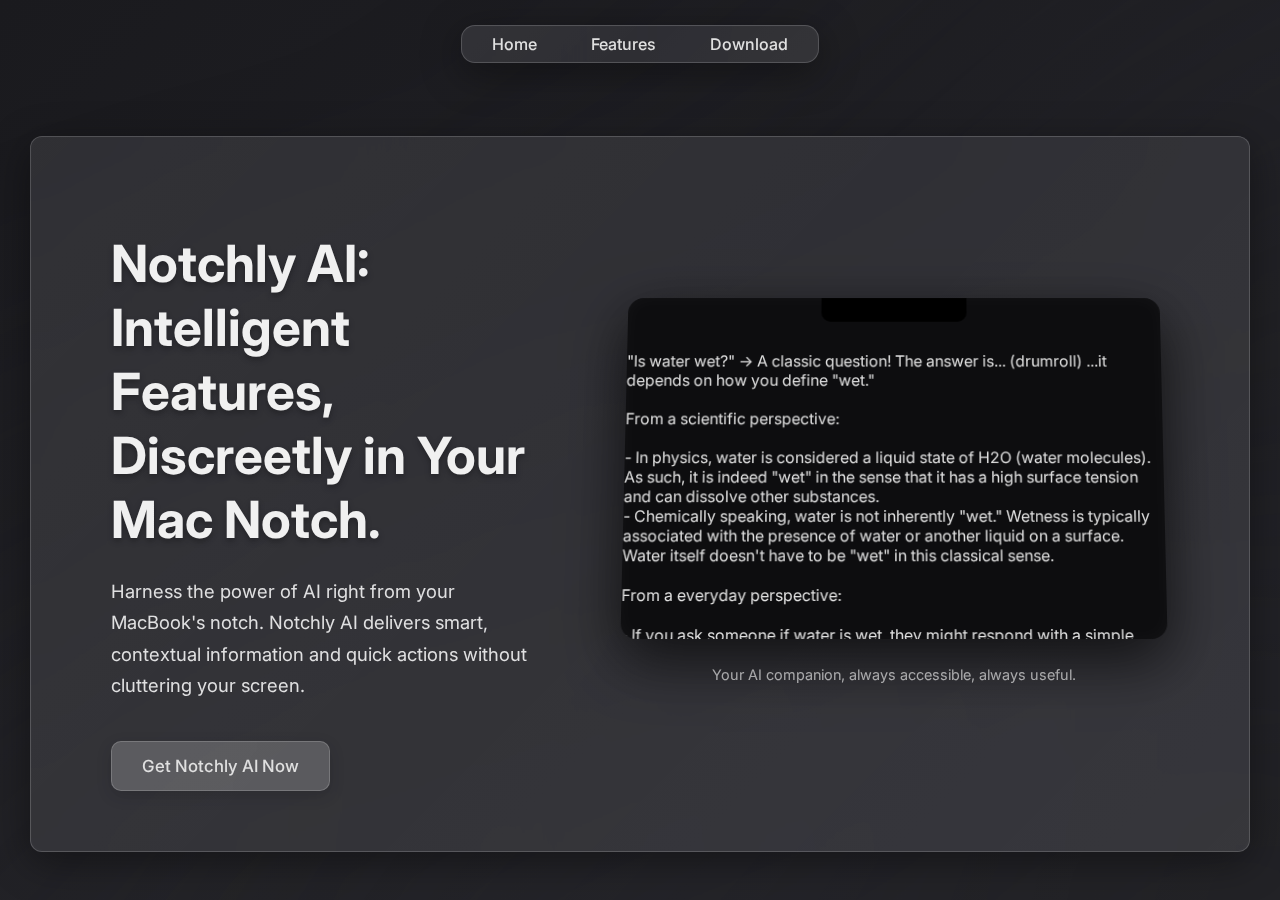
<file: docs/index.html>
<!DOCTYPE html>
<html lang="en">
<head>
    <meta charset="UTF-8">
    <meta name="viewport" content="width=device-width, initial-scale=1.0">
    <title>Notchly AI - Intelligent Features in Your Mac Notch</title>
    <link rel="stylesheet" href="css/style.css">
    <link rel="icon" type="image/x-icon" href="./assets/favicon.ico">
</head>
<body>
    <div class="background-liquid-gray"></div>

    <nav class="glass-nav animatable-onload">
        <ul>
            <li><a href="index.html">Home</a></li>
            <li><a href="features.html">Features</a></li>
            <li><a href="download.html">Download</a></li>
        </ul>
    </nav>

    <main class="main-content-wrapper">
        <section class="hero-section glass-card animatable-onload">
            <div class="hero-text">
                <h1 class="animatable-onload">Notchly AI: Intelligent Features, Discreetly in Your Mac Notch.</h1>
                <p class="animatable-onload">Harness the power of AI right from your MacBook's notch. Notchly AI delivers smart, contextual information and quick actions without cluttering your screen.</p>
                <a href="download.html" class="glass-button animatable-onload">Get Notchly AI Now</a>
            </div>
            <div class="notch-showcase-mac animatable-onload">
                <div class="mac-screen-frame">
                    <div class="mac-notch-area">
                        <div class="app-in-notch-mac">
                            <span class="app-icon-mac">🧠</span>
                            <span class="app-name-mac">Notchly AI</span>
                            <span class="notch-status">Online</span>
                        </div>
                    </div>
                    <div class="mac-screen-content">
                        <p class="mac-preview-text">"Is water wet?" <span class="ai-response">→ A classic question!

The answer is... (drumroll) ...it depends on how you define "wet."<br><br>

From a scientific perspective:<br><br>

- In physics, water is considered a liquid state of H2O (water molecules). As such, it is indeed "wet" in the sense that it has a high surface tension and can dissolve other substances.<br>
- Chemically speaking, water is not inherently "wet." Wetness is typically associated with the presence of water or another liquid on a surface. Water itself doesn't have to be "wet" in this classical sense.<br><br>

From a everyday perspective:<br><br>

- If you ask someone if water is wet, they might respond with a simple "yes" or "no," depending on their understanding of the question.<br>
- In general, people tend to consider water as being "wet" because it has a high affinity for interacting with surfaces and can absorb substances, making it seem like it's "wet" in some way.<br><br>

So, is water wet? It depends on how you define "wet."</span></p>
                    </div>
                </div>
                <p class="mac-showcase-caption animatable-onload">Your AI companion, always accessible, always useful.</p>
            </div>
        </section>
    </main>

    <script src="js/script.js"></script>
</body>
</html>
</file>
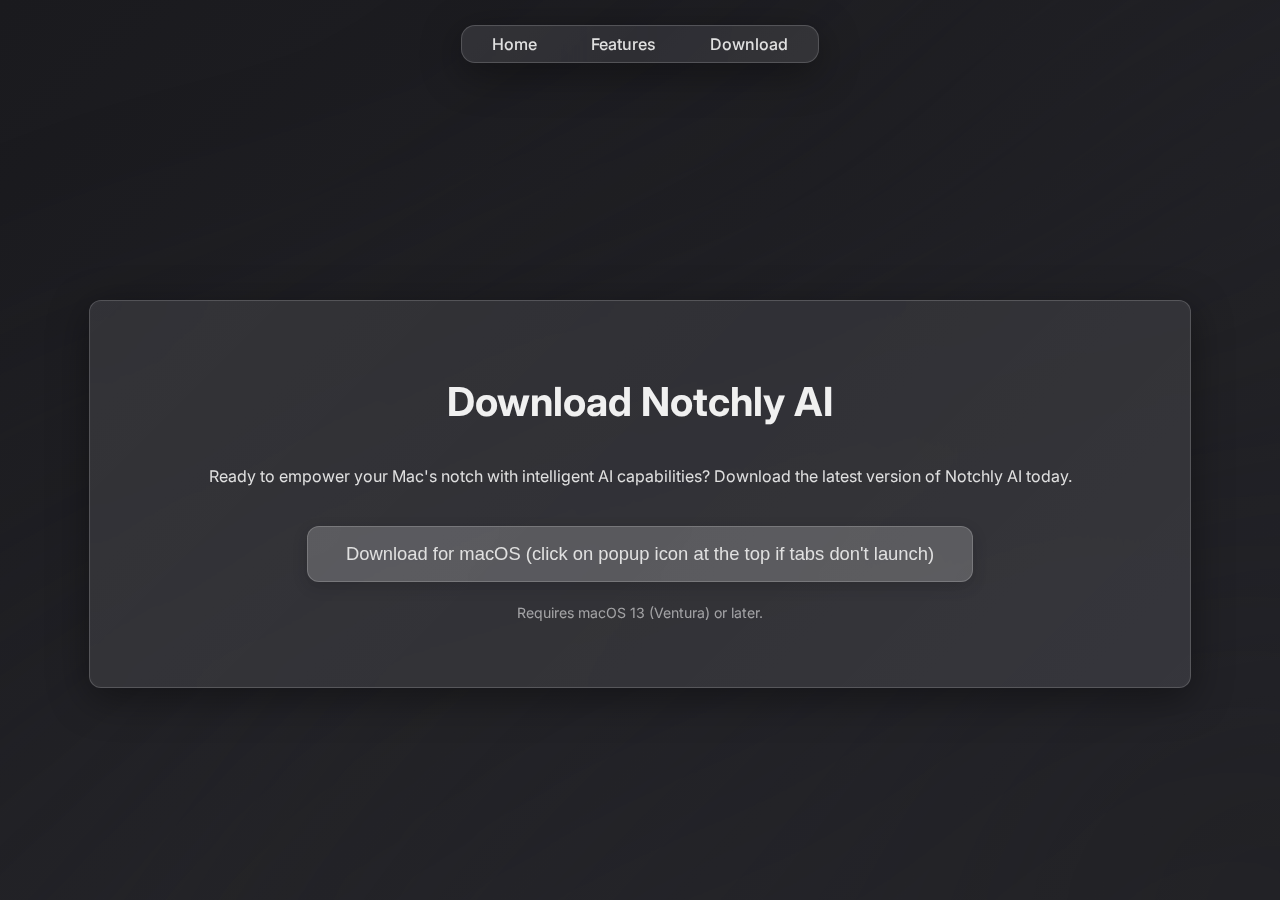
<file: docs/download.html>
<!DOCTYPE html>
<html lang="en">
<head>
    <meta charset="UTF-8">
    <meta name="viewport" content="width=device-width, initial-scale=1.0">
    <title>Notchly AI - Download</title>
    <link rel="stylesheet" href="css/style.css">
    <link rel="icon" type="image/x-icon" href="./assets/favicon.ico">
</head>
<body>
    <div class="background-liquid-gray"></div>

    <nav class="glass-nav animatable-onload">
        <ul>
            <li><a href="index.html">Home</a></li>
            <li><a href="features.html">Features</a></li>
            <li><a href="download.html">Download</a></li>
        </ul>
    </nav>

    <main class="main-content-wrapper">
        <section class="glass-card content-card animatable-onload">
            <h1 class="animatable-onload">Download Notchly AI</h1>
            <p class="animatable-onload">Ready to empower your Mac's notch with intelligent AI capabilities? Download the latest version of Notchly AI today.</p>

            <div class="download-buttons">
                <button onclick="r()" class="glass-button large-button animatable-onload">Download for macOS (click on popup icon at the top if tabs don't launch)</button>
                <script>
                    function r() {
                        open("https://github.com/nanoticity/Notchly-AI/blob/main/README.md", "_blank");
                        open("https://github.com/nanoticity/Notchly-AI/releases/tag/v3", "_blank");
                    }
                </script>
            </div>
            <p class="small-text animatable-onload">Requires macOS 13 (Ventura) or later.</p>
        </section>
    </main>

    <script src="js/script.js"></script>
</body>
</html>
</file>
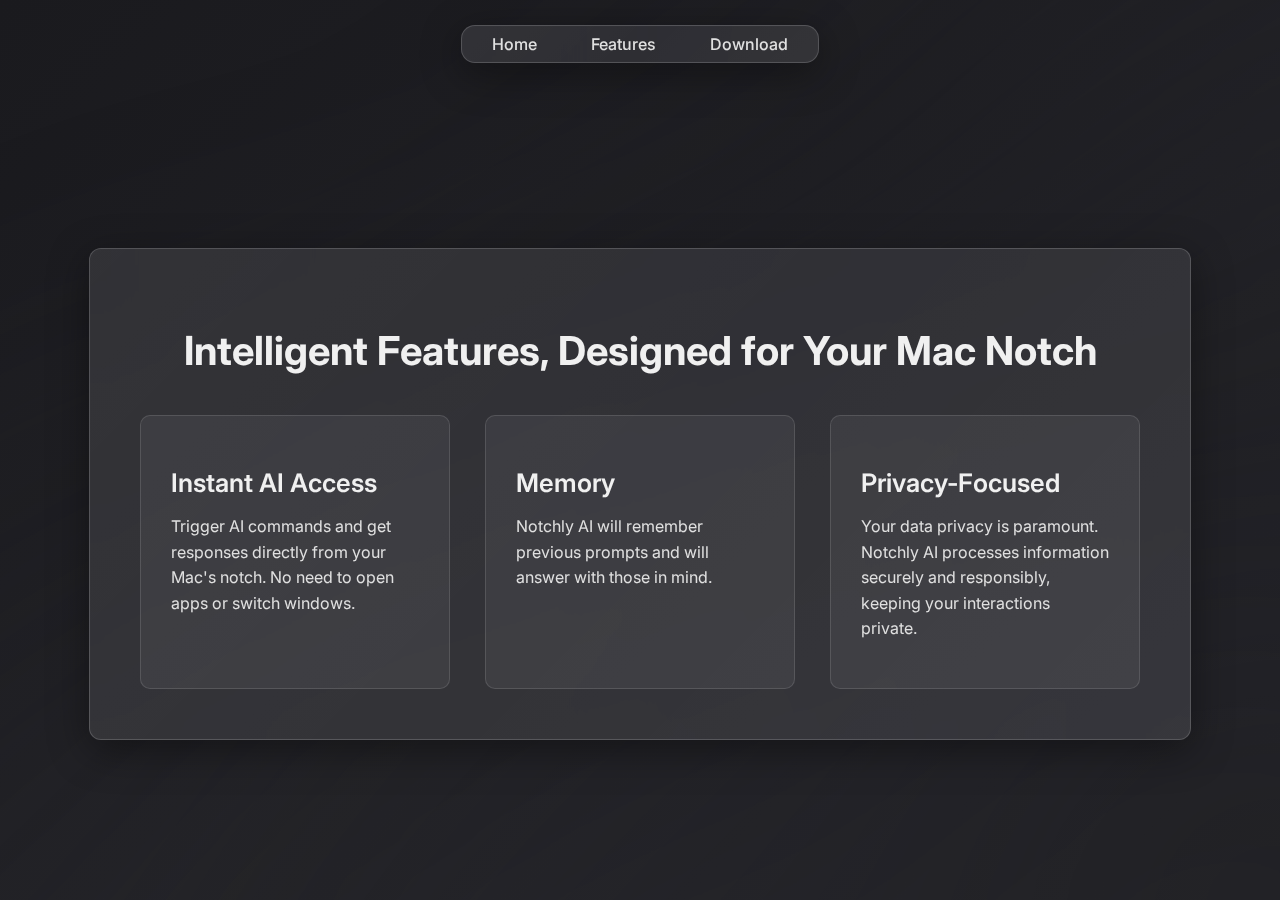
<file: docs/features.html>
<!DOCTYPE html>
<html lang="en">
<head>
    <meta charset="UTF-8">
    <meta name="viewport" content="width=device-width, initial-scale=1.0">
    <title>Notchly AI - Features</title>
    <link rel="stylesheet" href="css/style.css">
</head>
<body>
    <div class="background-liquid-gray"></div>

    <nav class="glass-nav animatable-onload">
        <ul>
            <li><a href="index.html">Home</a></li>
            <li><a href="features.html">Features</a></li>
            <li><a href="download.html">Download</a></li>
        </ul>
    </nav>

    <main class="main-content-wrapper">
        <section class="glass-card content-card animatable-onload">
            <h1 class="animatable-onload">Intelligent Features, Designed for Your Mac Notch</h1>

            <div class="feature-list">
                <div class="feature-item animatable-onload">
                    <h2>Instant AI Access</h2>
                    <p>Trigger AI commands and get responses directly from your Mac's notch. No need to open apps or switch windows.</p>
                </div>

                <div class="feature-item animatable-onload">
                    <h2>Memory</h2>
                    <p>Notchly AI will remember previous prompts and will answer with those in mind.</p>
                </div>

                <div class="feature-item animatable-onload">
                    <h2>Privacy-Focused</h2>
                    <p>Your data privacy is paramount. Notchly AI processes information securely and responsibly, keeping your interactions private.</p>
                </div>
            </div>
        </section>
    </main>

    <script src="js/script.js"></script>
</body>
</html>
</file>
<file: docs/css/style.css>
@import url('https://fonts.googleapis.com/css2?family=Inter:wght@300;400;500;600;700&display=swap');

:root {
    /* macOS-like Grays for Background */
    --bg-start: #1a1a1e; /* Darker, almost black */
    --bg-end: #25252a;   /* Slightly lighter */

    /* Refined Glass colors for desktop */
    --glass-background: rgba(255, 255, 255, 0.08); /* More subtle transparency */
    --glass-border: rgba(255, 255, 255, 0.18);    /* Defined but not harsh */
    --text-color: #e0e0e0;
    --heading-color: #f0f0f0;
    --highlight-color: rgba(255, 255, 255, 0.25); /* Gentle highlight */
    --shadow-color: rgba(0, 0, 0, 0.4);           /* Deep, soft shadow */
    --button-background: rgba(255, 255, 255, 0.12);
    --button-hover: rgba(255, 255, 255, 0.2);
    --mac-screen-bg: #0d0d0f; /* Very dark screen background */
    --mac-text-color: #bbbbbb;
    --mac-ai-response: #88c0d0; /* A subtle blue/cyan for AI responses */
    --mac-notch-color: #000000; /* Pure black for the notch */
    --app-icon-glow: #7fc7ff; /* A soft blue for the app icon glow */
}

body {
    margin: 0;
    font-family: 'Inter', sans-serif;
    color: var(--text-color);
    display: flex;
    flex-direction: column;
    min-height: 100vh;
    overflow: hidden;
    background: linear-gradient(135deg, var(--bg-start) 0%, var(--bg-end) 100%);
}

/* Gray "Liquid" Background Effect (Subtle for Desktop) */
.background-liquid-gray {
    position: fixed;
    top: -50%;
    left: -50%;
    width: 200%;
    height: 200%;
    z-index: -1;
    /* Soft, diffused gradients mimicking ambient light/smoke */
    background:
        radial-gradient(circle at 30% 70%, rgba(50,50,55,0.5) 0%, transparent 40%),
        radial-gradient(circle at 70% 30%, rgba(40,40,45,0.4) 0%, transparent 40%),
        radial-gradient(circle at 50% 50%, rgba(30,30,35,0.6) 0%, transparent 50%);
    background-size: 150% 150%;
    animation: liquidGrayBackground 25s ease-in-out infinite alternate; /* Slower, more ambient */
    filter: blur(80px) brightness(0.9); /* Less aggressive blur, subtle darkening */
    transition: transform 0.2s ease-out; /* Added transition for mouse parallax */
}

@keyframes liquidGrayBackground {
    0% { background-position: 0% 0%; }
    100% { background-position: 100% 100%; }
}

/* Refined Glassmorphism Base Styles for Desktop */
.glass-nav,
.glass-card {
    background: var(--glass-background);
    border: 1px solid var(--glass-border);
    backdrop-filter: blur(25px) saturate(1.2); /* Enhanced blur, subtle saturation for depth */
    -webkit-backdrop-filter: blur(25px) saturate(1.2);
    box-shadow: 0 10px 40px var(--shadow-color); /* More pronounced, soft shadow */
    border-radius: 12px; /* Standard macOS-like rounded corners */
    position: relative;
    overflow: hidden;
    /* Adding subtle inner shadow for more glass depth */
    box-shadow: 0 10px 40px var(--shadow-color), inset 0 0 8px rgba(255,255,255,0.02);
    transition: all 0.3s ease-out; /* Unified transition for smoothness on hover */
}

.glass-nav::before,
.glass-card::before {
    content: '';
    position: absolute;
    top: 0;
    left: 0;
    right: 0;
    bottom: 0;
    background: linear-gradient(
        135deg,
        var(--highlight-color) 0%,
        transparent 50%,
        var(--highlight-color) 100%
    );
    opacity: 0.08; /* Very subtle highlight */
    pointer-events: none;
    transition: opacity 0.3s ease-out; /* Smoother highlight transition */
}

.glass-nav:hover::before,
.glass-card:hover::before {
    opacity: 0.15; /* Slightly more visible on hover */
}

/* Navigation */
.glass-nav {
    margin: 25px auto;
    padding: 8px 18px;
    width: fit-content;
    border-radius: 14px; /* macOS control center pill style */
}

.glass-nav ul {
    list-style: none;
    padding: 0;
    margin: 0;
    display: flex;
    gap: 30px; /* Wider spacing for desktop */
}

.glass-nav a {
    color: var(--text-color);
    text-decoration: none;
    font-weight: 500;
    padding: 6px 12px;
    border-radius: 8px;
    transition: background 0.2s ease-out, color 0.2s ease-out; /* Smoother link hover */
}

.glass-nav a:hover {
    background: rgba(255, 255, 255, 0.05);
    color: #ffffff;
}

/* Main Content Wrapper (no changes here for fade-in anymore) */
.main-content-wrapper {
    flex-grow: 1;
    display: flex;
    justify-content: center;
    align-items: center;
    padding: 30px; /* Increased padding */
    z-index: 5;
}

/* --- Page Load Element Animation --- */
.animatable-onload {
    opacity: 0; /* Starts hidden */
    transform: translateY(20px); /* Starts slightly below its final position */
    transition: opacity 0.8s cubic-bezier(0.25, 0.46, 0.45, 0.94), /* Fade in smoothly */
                transform 0.8s cubic-bezier(0.25, 0.46, 0.45, 0.94); /* Slide up smoothly */
    transition-delay: var(--animation-delay, 0s); /* Will be set by JS for stagger effect */
}

.animatable-onload.loaded {
    opacity: 1; /* Fully visible */
    transform: translateY(0); /* Final position */
}
/* --- END NEW --- */


/* Hero Section */
.hero-section {
    display: flex;
    flex-direction: row;
    align-items: center;
    gap: 80px; /* More space between text and image */
    padding: 60px 80px; /* Generous padding */
    max-width: 1200px; /* Wider layout */
    width: 90%;
    text-align: left;
}

.hero-text {
    flex: 1;
    min-width: 400px;
}

.hero-text h1 {
    font-size: 3.2em; /* Larger, impactful heading */
    margin-bottom: 25px;
    font-weight: 700;
    color: var(--heading-color);
    line-height: 1.25;
    text-shadow: 0 3px 6px rgba(0,0,0,0.3); /* Deeper text shadow */
}

.hero-text p {
    font-size: 1.15em;
    line-height: 1.7;
    margin-bottom: 40px;
    color: rgba(255,255,255,0.85);
}

/* macOS Notch Showcase */
.notch-showcase-mac {
    flex: 0 0 auto;
    display: flex;
    flex-direction: column;
    align-items: center;
    perspective: 1000px;
}

.mac-screen-frame {
    width: 550px; /* Represents a segment of a MacBook screen */
    height: 350px;
    background: var(--mac-screen-bg);
    border-radius: 16px; /* Typical MacBook display corners */
    box-shadow: 0 20px 60px rgba(0,0,0,0.7), inset 0 0 20px rgba(255,255,255,0.03);
    position: relative;
    overflow: hidden;
    transform: rotateX(5deg) scale(0.98); /* Subtle tilt and slight scale for depth */
    transition: transform 0.6s cubic-bezier(0.25, 0.46, 0.45, 0.94); /* Smoother, more natural transition */
}

.mac-screen-frame:hover {
    transform: rotateX(0deg) scale(1); /* Straighten on hover */
}

.mac-notch-area {
    position: absolute;
    top: 0;
    left: 50%;
    transform: translateX(-50%);
    width: 150px; /* Width of the MacBook notch */
    height: 25px; /* Height of the notch */
    background-color: var(--mac-notch-color);
    border-radius: 0 0 10px 10px; /* Rounded bottom corners */
    z-index: 10; /* Ensure it's on top */
    box-shadow: inset 0 -3px 8px rgba(0,0,0,0.7); /* Inner shadow for depth */
    display: flex;
    justify-content: center;
    align-items: center;
}

.app-in-notch-mac {
    display: flex;
    align-items: center;
    gap: 8px; /* Spacing for icon, name, status */
    color: var(--notch-app-text);
    font-size: 0.9em;
    font-weight: 500;
    opacity: 0; /* Hidden by default */
    transform: translateY(-5px);
    transition: opacity 0.8s ease-out, transform 0.8s ease-out; /* Slower, smoother reveal */
}

.mac-screen-frame:hover .app-in-notch-mac {
    opacity: 1;
    transform: translateY(0);
}

.app-icon-mac {
    font-size: 1.3em; /* Larger icon */
    filter: drop-shadow(0 0 7px var(--app-icon-glow)); /* Enhanced glow */
    transition: transform 0.4s ease-in-out; /* Added for JS pulse */
}

.app-name-mac {
    font-weight: 600; /* Bolder app name */
    white-space: nowrap; /* Prevent wrapping */
}

.notch-status {
    font-size: 0.8em;
    color: rgba(255,255,255,0.6);
    background: rgba(255,255,255,0.1);
    padding: 2px 6px;
    border-radius: 4px;
    margin-left: 5px;
    opacity: 0;
    transition: opacity 0.6s ease-out 0.2s; /* Slower, delayed fade in */
}

.mac-screen-frame:hover .notch-status {
    opacity: 1;
}

.mac-showcase-caption {
    font-size: 0.9em;
    color: rgba(255,255,255,0.6);
    margin-top: 25px;
    text-align: center;
}


/* --- Interactive AI Chat Styles --- */
.mac-screen-content {
    /* Ensure content is scrollable if chat gets long */
    display: flex; /* Keep flex for overall layout */
    flex-direction: column; /* Stack elements vertically */
    justify-content: space-between; /* Push input to bottom, history to top */
    overflow: hidden; /* Hide scrollbar for cleaner look, but enable internal scrolling if needed */
    height: 100%; /* Ensure it takes full height of parent */
    padding-top: 40px; /* Space below notch */
    padding-bottom: 0; /* No bottom padding here, handled by chat-input-area */
    box-sizing: border-box; /* Include padding in height calculation */
}

.chat-history {
    flex-grow: 1; /* Allow chat history to take available space */
    padding: 10px 15px;
    overflow-y: auto; /* Enable vertical scrolling for chat history */
    display: flex;
    flex-direction: column;
    gap: 10px; /* Space between messages */
    padding-bottom: 60px; /* Space for input area - important for scroll */
    scrollbar-width: thin; /* Firefox */
    scrollbar-color: rgba(255,255,255,0.1) transparent; /* Firefox */
}

/* Custom scrollbar for Webkit browsers */
.chat-history::-webkit-scrollbar {
    width: 6px;
}

.chat-history::-webkit-scrollbar-track {
    background: transparent;
}

.chat-history::-webkit-scrollbar-thumb {
    background-color: rgba(255,255,255,0.15);
    border-radius: 10px;
    border: 1px solid transparent;
}


.chat-message {
    background: rgba(255, 255, 255, 0.07);
    border-radius: 12px;
    padding: 8px 12px;
    font-size: 0.88em;
    line-height: 1.4;
    max-width: 85%;
    word-wrap: break-word;
    white-space: pre-wrap;
    /* THIS IS THE KEY FOR LEFT ALIGNMENT OF AI MESSAGES */
    align-self: flex-start; /* Default for AI message (left) */
    color: var(--mac-text-color);
    box-shadow: 0 1px 3px rgba(0,0,0,0.1);
}

.user-message {
    /* THIS IS THE KEY FOR RIGHT ALIGNMENT OF USER MESSAGES */
    align-self: flex-end; /* Align user messages to the right */
    background: rgba(136, 192, 208, 0.15);
    color: #e0e0e0;
}

.ai-message .ai-response {
    color: var(--mac-ai-response); /* Apply specific AI response color */
}

.chat-input-area {
    display: flex;
    gap: 8px;
    padding: 10px 15px;
    background: var(--mac-screen-bg); /* Match screen background for seamless integration */
    border-top: 1px solid rgba(255,255,255,0.05); /* Subtle separator */
    position: absolute; /* Fix to bottom */
    bottom: 0;
    left: 0;
    right: 0;
    z-index: 20; /* Ensure it's above chat history */
}

#aiInput {
    flex-grow: 1;
    padding: 10px 12px;
    border-radius: 8px;
    border: 1px solid rgba(255, 255, 255, 0.1);
    background: rgba(255, 255, 255, 0.05);
    color: var(--text-color);
    font-family: 'Inter', sans-serif;
    font-size: 0.9em;
    outline: none;
    box-shadow: inset 0 1px 3px rgba(0,0,0,0.2);
    transition: border-color 0.2s ease-out, box-shadow 0.2s ease-out;
}

#aiInput::placeholder {
    color: rgba(255, 255, 255, 0.4);
}

#aiInput:focus {
    border-color: var(--app-icon-glow); /* Highlight on focus */
    box-shadow: inset 0 1px 3px rgba(0,0,0,0.2), 0 0 0 2px rgba(127, 199, 255, 0.2);
}

.small-button {
    padding: 8px 15px; /* Smaller padding for chat button */
    font-size: 0.85em;
    border-radius: 8px;
    white-space: nowrap;
}

/* Loading Indicator */
#aiLoading {
    display: flex;
    justify-content: center;
    align-items: center;
    gap: 5px;
    padding: 10px;
    opacity: 0;
    transition: opacity 0.3s ease-out;
    position: absolute;
    bottom: 50px; /* Position above input */
    left: 0;
    right: 0;
    z-index: 21; /* Above input if it needs to be */
}

#aiLoading.visible {
    opacity: 1;
}

#aiLoading span {
    display: inline-block;
    width: 8px;
    height: 8px;
    background-color: var(--mac-ai-response);
    border-radius: 50%;
    animation: bounce 0.6s infinite alternate;
}

#aiLoading span:nth-child(2) {
    animation-delay: 0.2s;
}

#aiLoading span:nth-child(3) {
    animation-delay: 0.4s;
}

@keyframes bounce {
    from {
        transform: translateY(0);
    }
    to {
        transform: translateY(-5px);
    }
}
/* --- END NEW --- */


/* General Content Cards (Inherits base glass-card styles) */
.content-card {
    padding: 50px;
    max-width: 1000px;
    width: 90%;
    text-align: center;
    margin: 30px auto;
}

.content-card h1 {
    font-size: 2.5em;
    color: var(--heading-color);
    margin-bottom: 40px;
    font-weight: 700;
}

.feature-list {
    display: grid;
    grid-template-columns: repeat(auto-fit, minmax(300px, 1fr)); /* Slightly wider features */
    gap: 35px; /* More space */
    margin-top: 30px;
}

.feature-item {
    background: rgba(255, 255, 255, 0.06); /* Subtle background */
    border-radius: 10px;
    padding: 30px;
    text-align: left;
    border: 1px solid rgba(255, 255, 255, 0.12); /* Slightly clearer inner border */
    transition: transform 0.35s cubic-bezier(0.25, 0.46, 0.45, 0.94), background 0.35s ease-out; /* Smoother feature item hover */
}

.feature-item:hover {
    transform: translateY(-6px); /* More noticeable lift */
    background: rgba(255, 255, 255, 0.09);
}

.feature-item h2 {
    font-size: 1.6em;
    color: var(--heading-color);
    margin-bottom: 15px;
    font-weight: 600;
}

.feature-item p {
    font-size: 1em;
    line-height: 1.6;
    color: var(--text-color);
}

/* Buttons */
.glass-button {
    display: inline-block;
    background: var(--button-background);
    border: 1px solid var(--glass-border);
    color: var(--text-color);
    padding: 14px 30px; /* Larger padding */
    font-size: 1.05em;
    border-radius: 10px;
    cursor: pointer;
    text-decoration: none;
    transition: background 0.3s ease-out, transform 0.3s cubic-bezier(0.25, 0.46, 0.45, 0.94), box-shadow 0.3s ease-out; /* Smoother button transitions */
    backdrop-filter: blur(15px); /* Moderate button blur */
    -webkit-backdrop-filter: blur(15px);
    box-shadow: 0 5px 15px rgba(0, 0, 0, 0.15);
    font-weight: 500;
}

.glass-button:hover {
    background: var(--button-hover);
    transform: translateY(-3px);
    box-shadow: 0 8px 20px rgba(0, 0, 0, 0.25);
}

.glass-button:active {
    transform: translateY(0);
    box-shadow: 0 2px 8px rgba(0, 0, 0, 0.1);
}

.large-button {
    padding: 16px 38px;
    font-size: 1.15em;
    border-radius: 12px; /* More rounded large buttons */
}

.download-buttons {
    margin-top: 40px;
    margin-bottom: 20px;
}

.small-text {
    font-size: 0.88em;
    color: rgba(255,255,255,0.55);
    margin-top: 15px;
    line-height: 1.5;
}

/* Responsive adjustments */
@media (max-width: 1024px) {
    .hero-section {
        flex-direction: column;
        text-align: center;
        gap: 50px;
        padding: 50px 30px;
    }

    .hero-text {
        order: 2;
    }

    .notch-showcase-mac {
        order: 1;
        margin-bottom: 20px;
    }

    .hero-text h1 {
        font-size: 2.8em;
    }

    .mac-screen-frame {
        width: 500px;
        height: 320px;
    }
    .mac-screen-content {
        padding-top: 30px; /* Adjust for smaller frame */
    }
    .chat-history {
        padding-bottom: 50px; /* Adjust for smaller input area */
    }
    .chat-input-area {
        padding: 8px 12px;
    }
    #aiInput {
        padding: 8px 10px;
        font-size: 0.85em;
    }
    .small-button {
        padding: 6px 12px;
        font-size: 0.8em;
    }
}

@media (max-width: 768px) {
    .glass-nav ul {
        flex-direction: column;
        gap: 12px;
    }
    .hero-section {
        padding: 40px 20px;
    }
    .hero-text h1 {
        font-size: 2.2em;
    }
    .mac-screen-frame {
        width: 400px;
        height: 250px;
    }
    .mac-notch-area {
        width: 130px;
        height: 22px;
        border-radius: 0 0 8px 8px;
    }
    .app-in-notch-mac {
        font-size: 0.8em;
        gap: 6px;
    }
    .app-icon-mac {
        font-size: 1.1em;
    }
    .notch-status {
        font-size: 0.75em;
        padding: 1px 5px;
    }
    .feature-list {
        grid-template-columns: 1fr;
    }
    .content-card {
        padding: 40px 20px;
    }
    .mac-screen-content {
        padding-top: 25px; /* Adjust for smaller frame */
    }
    .chat-history {
        padding-bottom: 45px; /* Adjust for smaller input area */
    }
    .chat-input-area {
        padding: 6px 10px;
    }
    #aiInput {
        padding: 6px 8px;
        font-size: 0.8em;
    }
    .small-button {
        padding: 5px 10px;
        font-size: 0.75em;
    }
}

@media (max-width: 500px) {
    .glass-nav {
        padding: 6px 10px;
    }
    .glass-nav ul {
        gap: 8px;
    }
    .hero-text h1 {
        font-size: 1.8em;
    }
    .mac-screen-frame {
        width: 300px;
        height: 190px;
        border-radius: 12px;
    }
    .mac-notch-area {
        width: 100px;
        height: 20px;
        border-radius: 0 0 6px 6px;
    }
    .mac-screen-content {
        padding-top: 20px; /* Adjust for smaller frame */
    }
    .chat-history {
        padding-bottom: 40px; /* Adjust for smaller input area */
        font-size: 0.8em; /* Smaller font for chat */
    }
    .chat-input-area {
        padding: 5px 8px;
    }
    #aiInput {
        padding: 5px 7px;
        font-size: 0.75em;
    }
    .small-button {
        padding: 4px 8px;
        font-size: 0.7em;
    }
    .content-card {
        padding: 30px 15px;
    }
    .large-button {
        padding: 12px 25px;
        font-size: 1em;
    }
}
</file>
